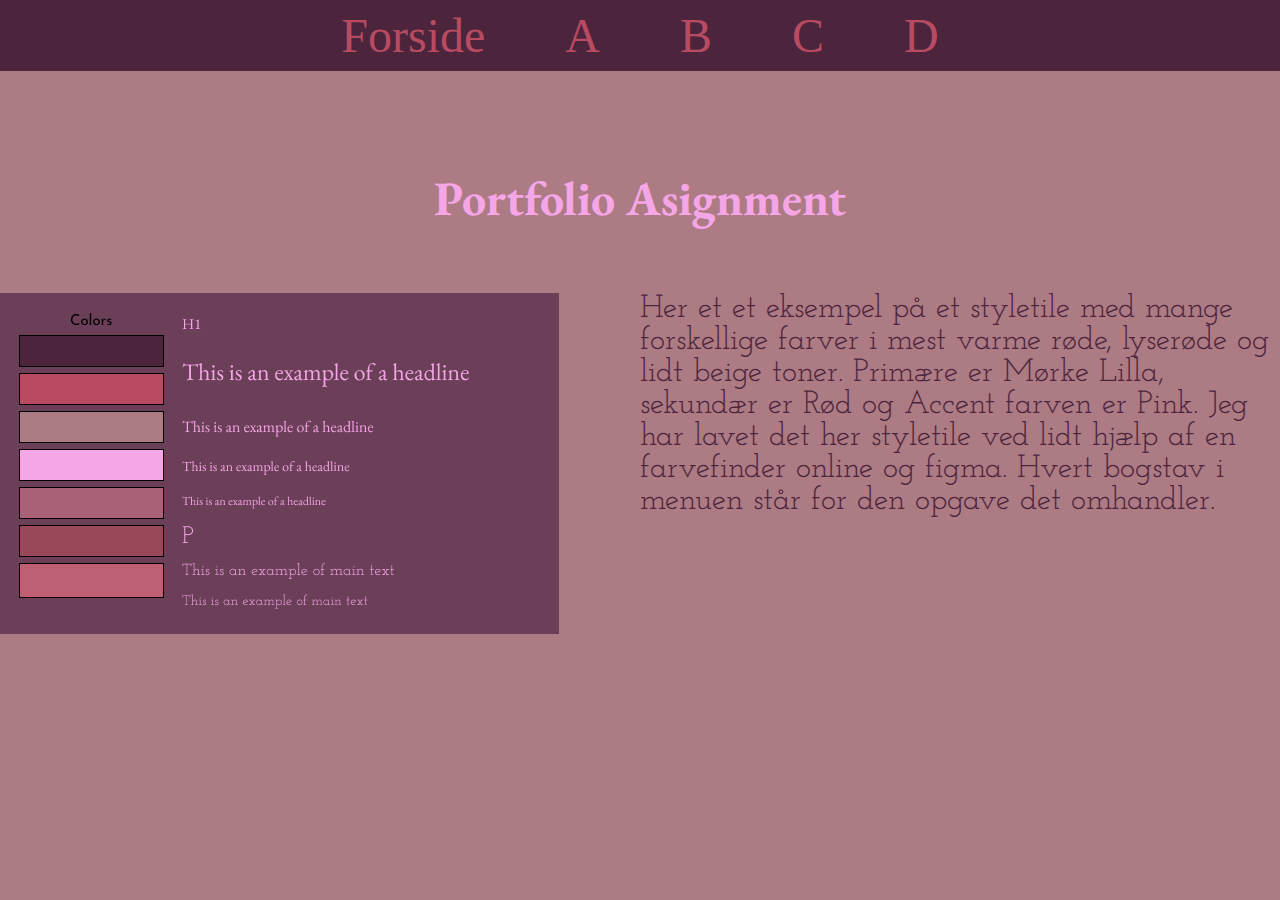
<file: index.html>
<!DOCTYPE html>
<html lang="en">

<head>
    <meta charset="UTF-8">
    <meta http-equiv="X-UA-Compatible" content="IE=edge">
    <meta name="viewport" content="width=device-width, initial-scale=1.0">
    <title>Document</title>
    <link rel="stylesheet" href="style.css">
</head>

<body>
    <header>
        <ul>
            <li><a href="index.html">Forside</a></li>
            <li><a href="a.html">A</a></li>
            <li><a href="b.html">B</a></li>
            <li><a href="c.html">C</a></li>
            <li><a href="d.html">D</a></li>
        </ul>
    </header>
    <main>
        <h1 class="h1_index">Portfolio Asignment</h1>
        <div class="style_con">
            <img src="img/styletile.png" alt="">
            <p>Her et et eksempel på et styletile med mange forskellige farver i mest varme røde, lyserøde og lidt beige
                toner. Primære er Mørke Lilla, sekundær er Rød og Accent farven er Pink.
                Jeg har lavet det her styletile ved lidt hjælp af en farvefinder online og figma.
                Hvert bogstav i menuen står for den opgave det omhandler.</p>
        </div>

    </main>
</body>

</html>
</file>
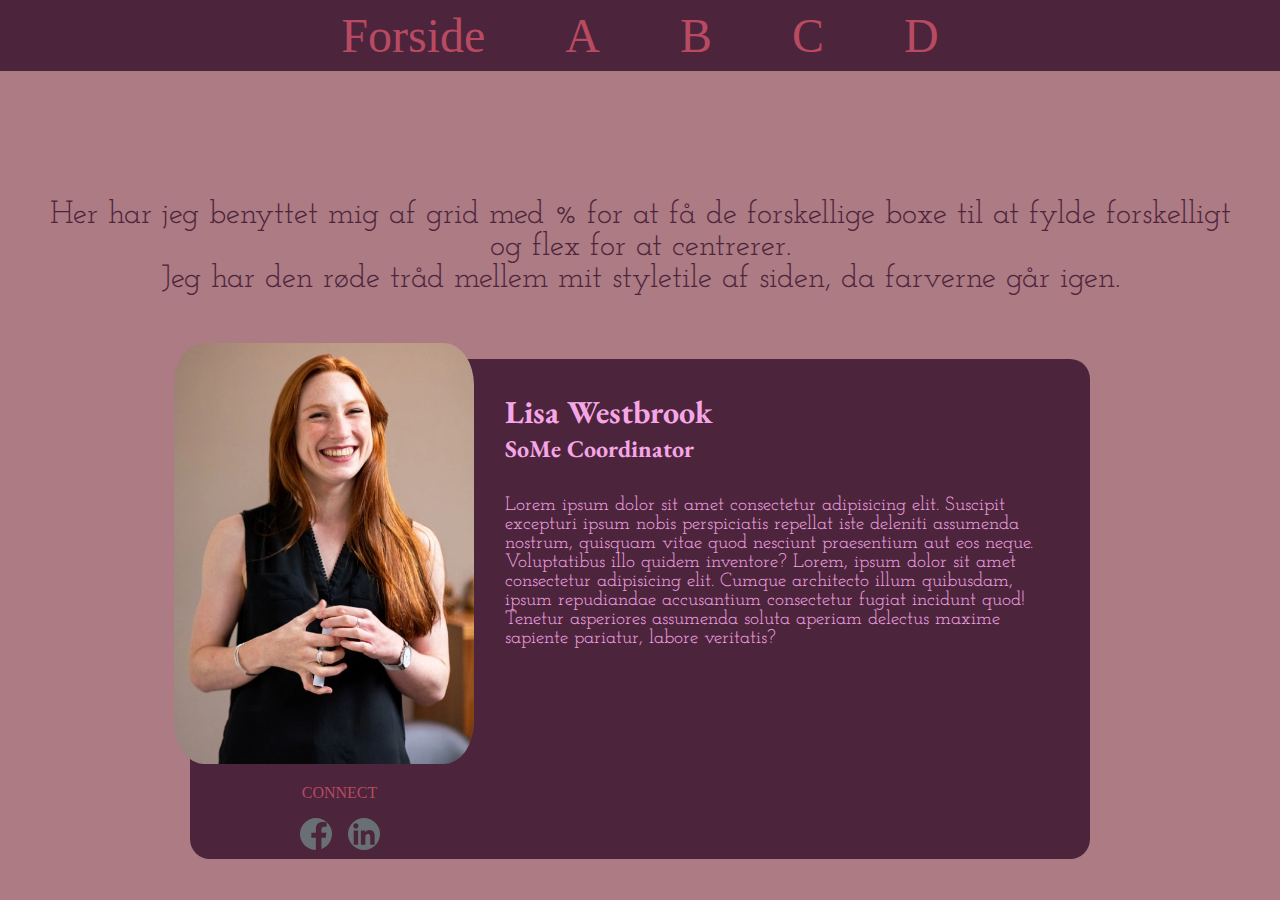
<file: a.html>
<!DOCTYPE html>
<html lang="en">

<head>
    <meta charset="UTF-8">
    <meta name="viewport" content="width=device-width, initial-scale=1.0">
    <link rel="stylesheet" href="style.css">
    <link rel="stylesheet" href="a.css">
    <title>Project A</title>
</head>


<body>
    <header>
        <ul>
            <li><a href="index.html">Forside</a></li>
            <li><a href="a.html">A</a></li>
            <li><a href="b.html">B</a></li>
            <li><a href="c.html">C</a></li>
            <li><a href="d.html">D</a></li>
        </ul>
    </header>
    <main>
        <div class="p_a">
            <p>Her har jeg benyttet mig af grid med % for at få de forskellige boxe til at fylde forskelligt og
                flex for at
                centrerer. <br>Jeg har den røde tråd mellem mit styletile af siden,
                da farverne går igen.
            </p>
        </div>

        <div class="a_con">
            <div class="portrait_con">
                <div>
                    <img class="portrait" src="img/Lisa(1).webp" alt="">
                </div>
                <div class="logo_con">
                    <p class="connect-p">CONNECT</p>
                    <div>
                        <img class="facebook-logo" src="img/facebook-square-mono.svg" alt="">
                        <img class="linkedin-logo" src="img/linkedin-square-mono.svg" alt="">
                    </div>
                </div>
            </div>

            <div class="font_con">
                <h2>Lisa Westbrook</h2>
                <h3>SoMe Coordinator</h3>
                <p>Lorem ipsum dolor sit amet consectetur adipisicing elit. Suscipit excepturi ipsum nobis perspiciatis
                    repellat iste deleniti assumenda nostrum, quisquam vitae quod nesciunt praesentium aut eos neque.
                    Voluptatibus illo quidem inventore?
                    Lorem, ipsum dolor sit amet consectetur adipisicing elit. Cumque architecto illum quibusdam, ipsum
                    repudiandae accusantium consectetur fugiat incidunt quod! Tenetur asperiores assumenda soluta
                    aperiam
                    delectus maxime sapiente pariatur, labore veritatis?
                </p>
            </div>
        </div>

        <div class="mobile_con">
            <div class="row_1">
                <div class="img_con">
                    <img src="img/lisa_mobile.png" alt="">
                </div>
                <div class="row_2p">
                    <h2>Lisa Westbrook</h2>
                    <h3>SoMe Coordinator</h3>
                </div>
            </div>
            <div class="row_2">
                <p class="">Lorem ipsum dolor sit amet consectetur adipisicing elit. Suscipit excepturi ipsum
                    nobis perspiciatis
                    repellat iste deleniti assumenda nostrum, quisquam vitae quod nesciunt praesentium aut eos neque.
                    Voluptatibus illo quidem inventore?
                    Lorem, ipsum dolor sit amet consectetur adipisicing elit. Cumque architecto illum quibusdam, ipsum
                    repudiandae accusantium consectetur fugiat incidunt quod! Tenetur asperiores assumenda soluta
                    aperiam
                    delectus maxime sapiente pariatur, labore veritatis?
                </p>
            </div>
            <div class="row_3">
                <p class="connect-p">CONNECT</p>
                <div>
                    <img class="facebook-logo" src="img/facebook-square-mono.svg" alt="">
                    <img class="linkedin-logo" src="img/linkedin-square-mono.svg" alt="">
                </div>
            </div>
        </div>
    </main>
</body>

</html>
</file>
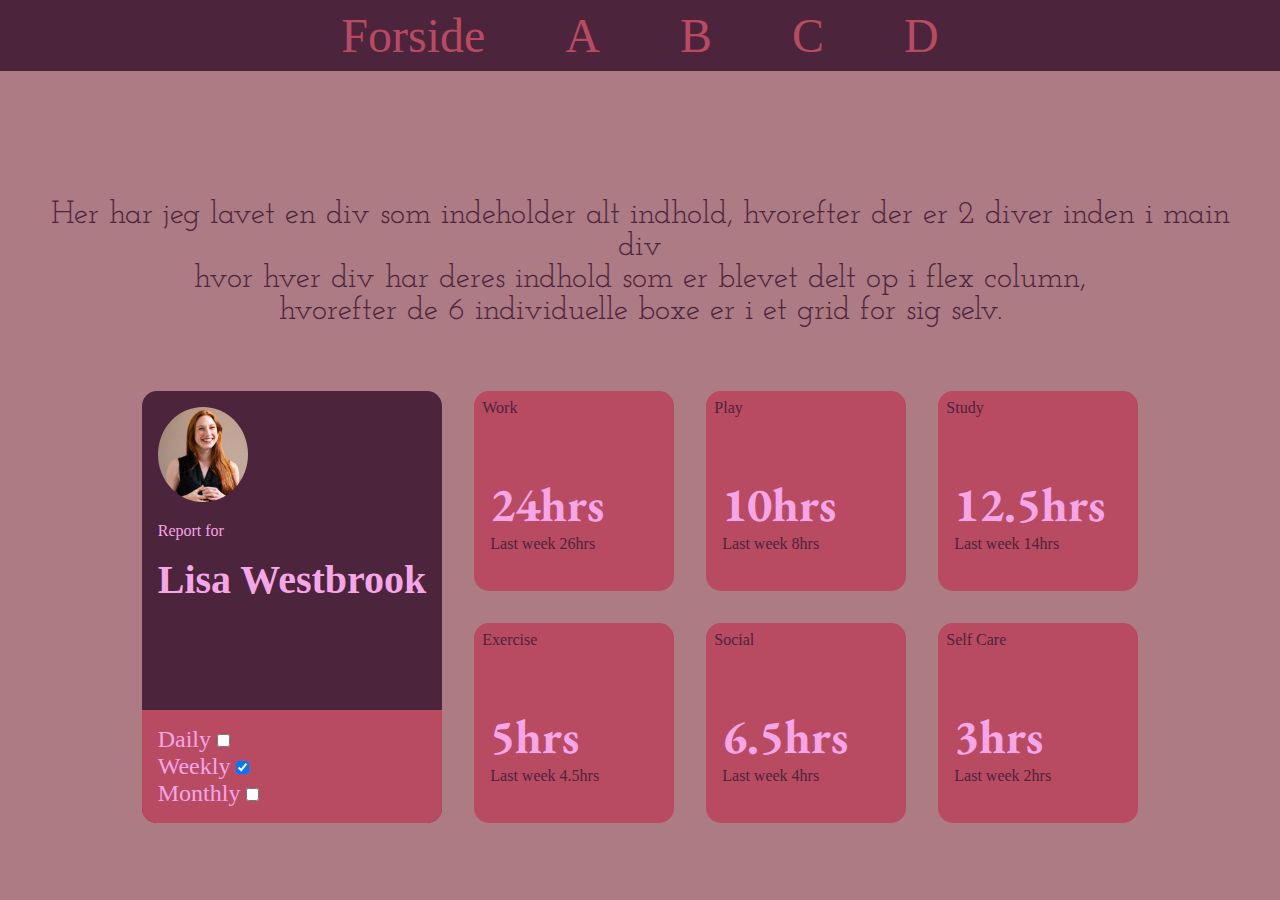
<file: b.html>
<!DOCTYPE html>
<html lang="en">

<head>
    <meta charset="UTF-8">
    <meta name="viewport" content="width=device-width, initial-scale=1.0">
    <title>Document</title>
    <link rel="stylesheet" href="style.css">
    <link rel="stylesheet" href="b.css">
</head>


<body>
    <header>
        <ul>
            <li><a href="index.html">Forside</a></li>
            <li><a href="a.html">A</a></li>
            <li><a href="b.html">B</a></li>
            <li><a href="c.html">C</a></li>
            <li><a href="d.html">D</a></li>
        </ul>
    </header>
    <p class="p_b">Her har jeg lavet en div som indeholder alt indhold, hvorefter der er 2
        diver inden i main div <br>hvor hver div har deres indhold som er blevet delt op i
        flex column, <br> hvorefter de 6 individuelle boxe er i et grid for sig selv.
    </p>
    <main>
        <div class="main_con">

            <div class="column_1">
                <div class="img_con">
                    <img class="round_img" src="img/lisa_mobile.png" alt="">
                    <div>
                        <p>Report for</p>
                        <h2>
                            Lisa Westbrook
                        </h2>
                    </div>
                </div>
                <div class="check_con">
                    <label class="container">Daily
                        <input type="checkbox">
                        <span class="checkmark"></span>
                    </label>

                    <label class="container">Weekly
                        <input type="checkbox" checked="checked">
                        <span class="checkmark"></span>
                    </label>

                    <label class="container">Monthly
                        <input type="checkbox">
                        <span class="checkmark"></span>
                    </label>
                </div>
            </div>
            <div class="column_2">
                <div class="work_con">
                    <div class="title_con">
                        <p>Work</p>
                    </div>
                    <div class="hours_con">
                        <h1>24hrs</h1>
                        <p>Last week 26hrs</p>
                    </div>
                </div>
                <div class="play_con">
                    <div class="title_con">
                        <p>Play</p>
                    </div>
                    <div class="hours_con">
                        <h1>10hrs</h1>
                        <p>Last week 8hrs</p>
                    </div>
                </div>
                <div class="study_con">
                    <div class="title_con">
                        <p>Study</p>
                    </div>
                    <div class="hours_con">
                        <h1>12.5hrs</h1>
                        <p>Last week 14hrs</p>
                    </div>
                </div>
                <div class="exercise_con">
                    <div class="title_con">
                        <p>Exercise</p>
                    </div>
                    <div class="hours_con">
                        <h1>5hrs</h1>
                        <p>Last week 4.5hrs</p>
                    </div>
                </div>
                <div class="social_con">
                    <div class="title_con">
                        <p>Social</p>
                    </div>
                    <div class="hours_con">
                        <h1>6.5hrs</h1>
                        <p>Last week 4hrs</p>
                    </div>
                </div>
                <div class="selfcare_con">
                    <div class="title_con">
                        <p>Self Care</p>
                    </div>
                    <div class="hours_con">
                        <h1>3hrs</h1>
                        <p>Last week 2hrs</p>
                    </div>
                </div>
            </div>
        </div>
    </main>
</body>

</html>
</file>
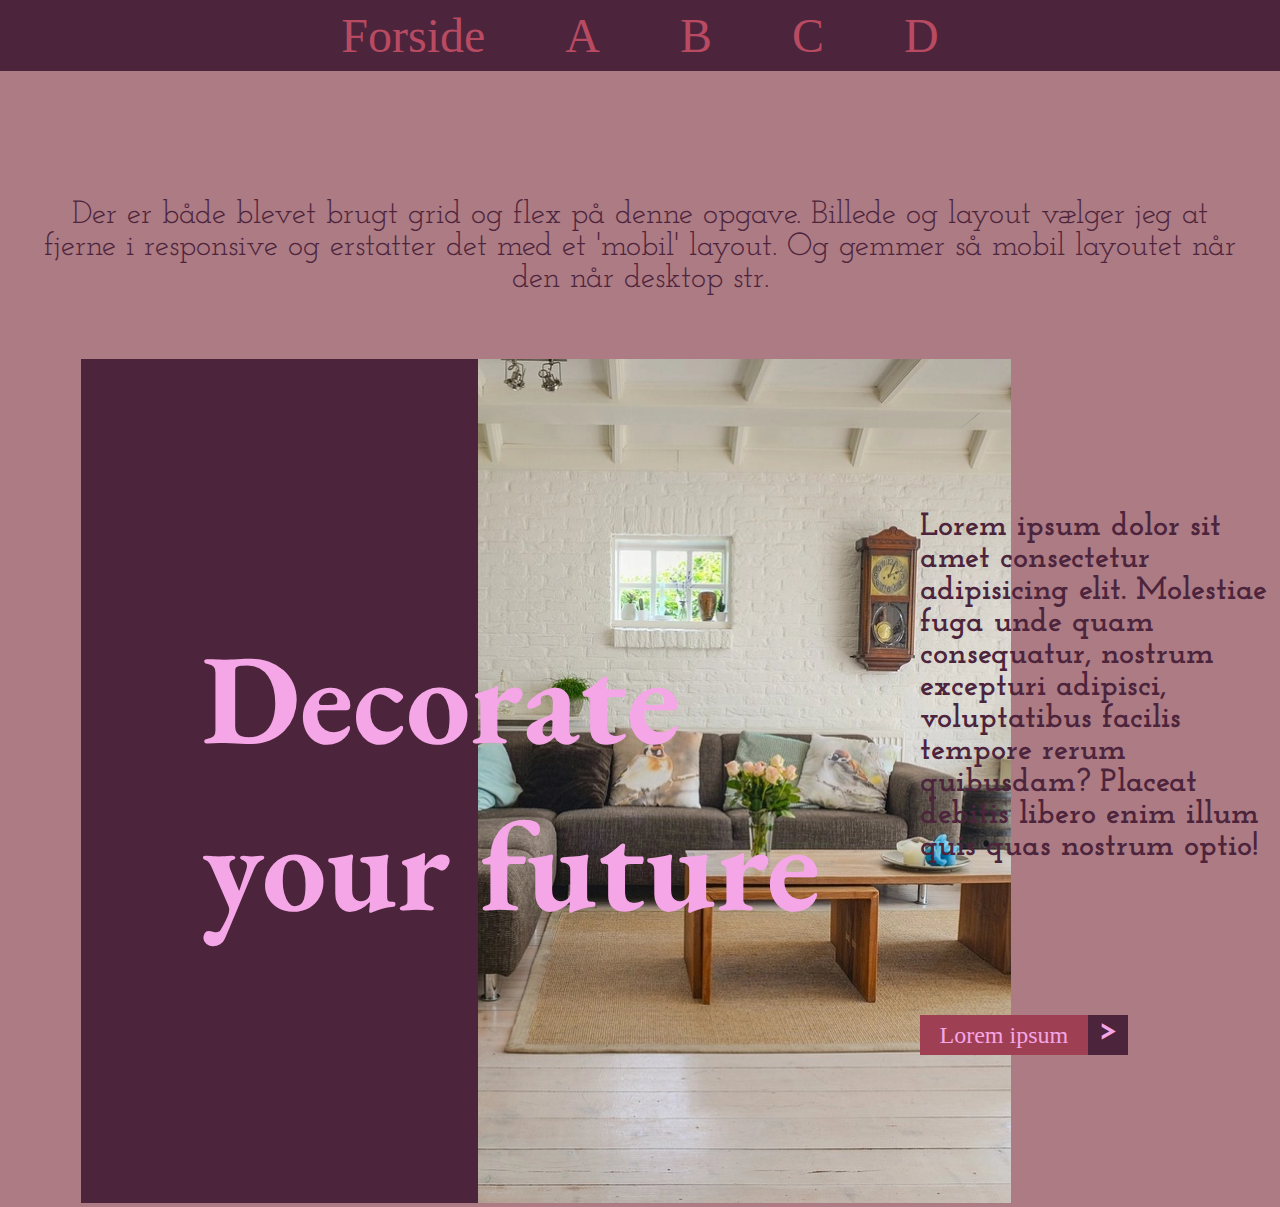
<file: c.html>
<!DOCTYPE html>
<html lang="en">

<head>
    <meta charset="UTF-8">
    <meta name="viewport" content="width=device-width, initial-scale=1.0">
    <title>Document</title>
    <link rel="stylesheet" href="style.css">
    <link rel="stylesheet" href="c.css">
</head>

<body>
    <header>
        <ul>
            <li><a href="index.html">Forside</a></li>
            <li><a href="a.html">A</a></li>
            <li><a href="b.html">B</a></li>
            <li><a href="c.html">C</a></li>
            <li><a href="d.html">D</a></li>
        </ul>
    </header>
    <p class="p_c">
        Der er både blevet brugt grid og flex på denne opgave. Billede og layout vælger
        jeg at fjerne i responsive og erstatter det med et 'mobil' layout. Og gemmer så mobil layoutet
        når den når desktop str.
    </p>
    <main>
        <div class="main_con">
            <div class="con_1and23">
                <div class="con_1">
                    <div class="color_con">
                        <div class="color_conh1">
                            <h1>Decorate <br>your future</h1>
                        </div>
                    </div>
                </div>
                <div class="con_2">
                    <img src="img/furniture.webp" alt="">
                </div>
                <div class="con_3">
                    <p>Lorem ipsum dolor sit amet consectetur adipisicing elit. Molestiae fuga unde quam consequatur,
                        nostrum excepturi adipisci, voluptatibus facilis tempore rerum quibusdam? Placeat debitis libero
                        enim illum quis quas nostrum optio!
                    </p>
                    <div class="button">
                        <button>Lorem ipsum</button>
                        <div class="icon">></div>
                    </div>
                </div>
            </div>
        </div>

        <div class="mobile_con">
            <div class="tablet_img">
                <img src="./img/furniture.webp" alt="">
            </div>
            <div class="mobile_img">
                <img src="./img/furniture_mobile.png" alt="">
            </div>
            <div class="mobile_con2">
                <h1 class="color_conh1">Decorate <br>your future</h1>
                <p class="mobile_p">Lorem ipsum dolor sit amet consectetur adipisicing elit. Molestiae fuga unde quam
                    consequatur,
                    nostrum excepturi adipisci, voluptatibus facilis tempore rerum quibusdam? Placeat debitis libero
                    enim illum quis quas nostrum optio!
                </p>
                <div class="button">
                    <button>Lorem ipsum</button>
                    <div class="icon">></div>
                </div>
            </div>

        </div>
    </main>
</body>

</html>
</file>
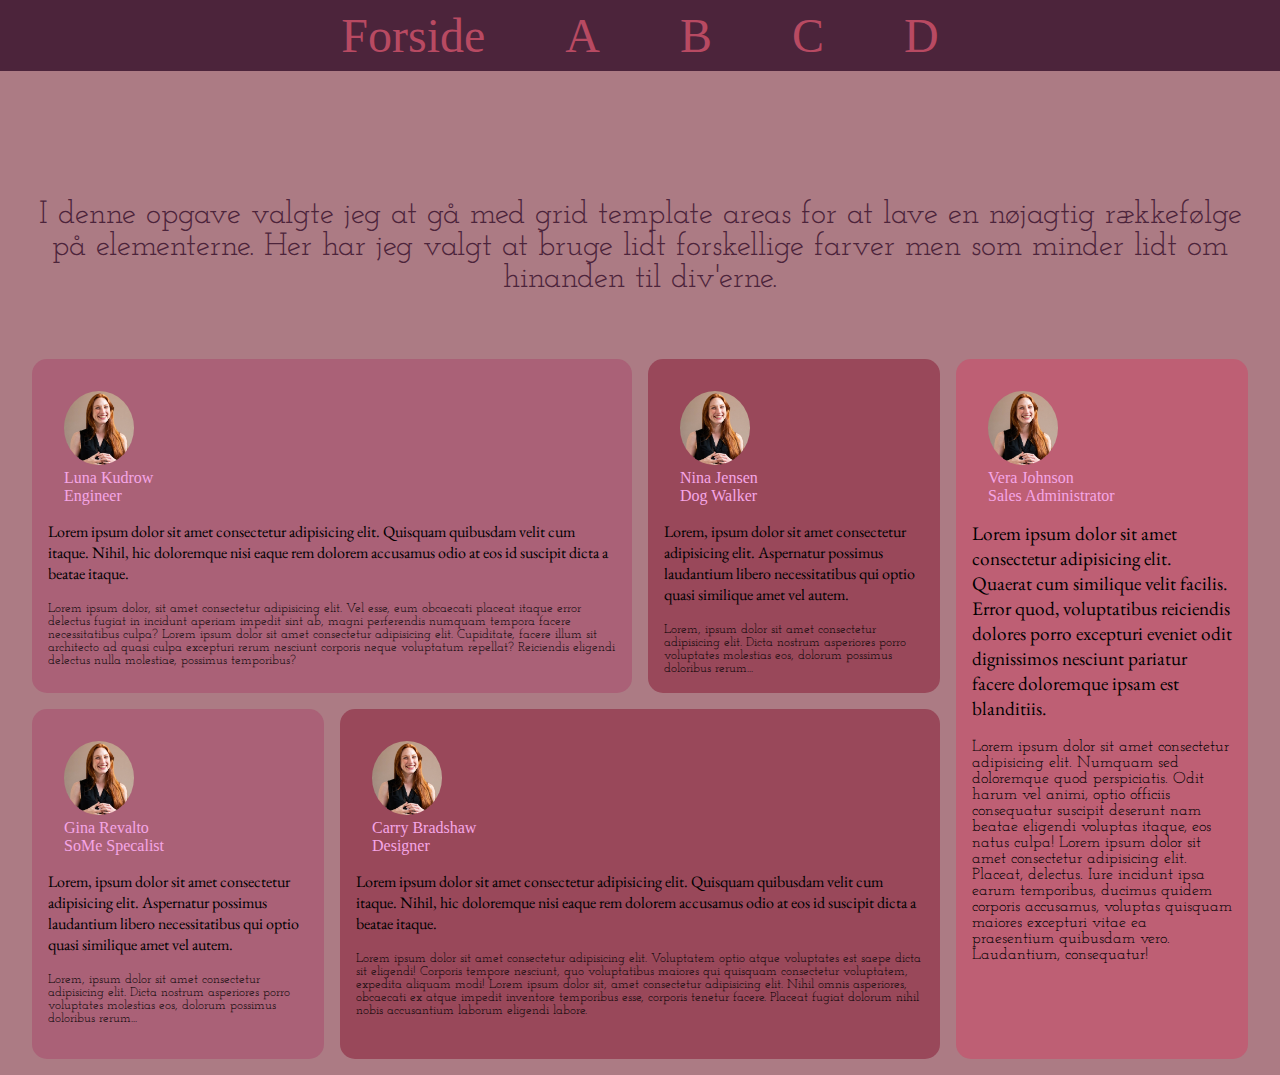
<file: d.html>
<!DOCTYPE html>
<html lang="en">

<head>
    <meta charset="UTF-8">
    <meta name="viewport" content="width=device-width, initial-scale=1.0">
    <title>Document</title>
    <link rel="stylesheet" href="style.css">
    <link rel="stylesheet" href="d.css">
</head>

<body>
    <header>
        <ul>
            <li><a href="index.html">Forside</a></li>
            <li><a href="a.html">A</a></li>
            <li><a href="b.html">B</a></li>
            <li><a href="c.html">C</a></li>
            <li><a href="d.html">D</a></li>
        </ul>
    </header>
    <main>
        <p class="p_d">
            I denne opgave valgte jeg at gå med grid template areas for at lave en nøjagtig
            rækkefølge på elementerne. Her har jeg valgt at bruge lidt forskellige farver men som minder
            lidt om hinanden til div'erne.
        </p>
        <div class="main_con">
            <div class="grid_con">
                <div class="con1">
                    <div class="img_con">
                        <img src="img/lisa_mobile.png" alt="">
                        <p>Luna Kudrow</p>
                        <p>Engineer</p>
                    </div>
                    <div class="h2_con1">Lorem ipsum dolor sit amet consectetur adipisicing elit. Quisquam quibusdam
                        velit cum itaque. Nihil, hic doloremque nisi eaque rem dolorem accusamus odio at eos id suscipit
                        dicta a beatae itaque.
                    </div>
                    <br>
                    <div class="p_con1">Lorem ipsum dolor, sit amet consectetur adipisicing elit. Vel esse, eum
                        obcaecati
                        placeat itaque error delectus fugiat in incidunt aperiam impedit sint ab, magni perferendis
                        numquam tempora facere necessitatibus culpa? Lorem ipsum dolor sit amet consectetur adipisicing
                        elit. Cupiditate, facere illum sit architecto ad quasi culpa excepturi rerum nesciunt corporis
                        neque voluptatum repellat? Reiciendis eligendi delectus nulla molestiae, possimus temporibus?
                    </div>
                </div>
                <div class="con2">
                    <div class="img_con">
                        <img src="img/lisa_mobile.png" alt="">
                        <p>Nina Jensen</p>
                        <p>Dog Walker</p>
                    </div>
                    <div class="h2_con2">Lorem, ipsum dolor sit amet consectetur adipisicing elit. Aspernatur possimus
                        laudantium libero necessitatibus qui optio quasi similique amet vel autem.
                    </div>
                    <br>
                    <div class="p_con2">Lorem, ipsum dolor sit amet consectetur adipisicing elit. Dicta nostrum
                        asperiores porro voluptates molestias eos, dolorum possimus doloribus rerum...
                    </div>
                </div>
                <div class="con3">
                    <div class="img_con">
                        <img src="img/lisa_mobile.png" alt="">
                        <p>Vera Johnson</p>
                        <p>Sales Administrator</p>
                    </div>
                    <div class="h2_con3">Lorem ipsum dolor sit amet consectetur adipisicing elit. Quaerat cum similique
                        velit facilis. Error quod, voluptatibus reiciendis dolores porro excepturi eveniet odit
                        dignissimos nesciunt pariatur facere doloremque ipsam est blanditiis.
                    </div>
                    <br>
                    <div class="p_con3">Lorem ipsum dolor sit amet consectetur adipisicing elit. Numquam sed doloremque
                        quod perspiciatis. Odit harum vel animi, optio officiis consequatur suscipit deserunt nam beatae
                        eligendi voluptas itaque, eos natus culpa! Lorem ipsum dolor sit amet consectetur adipisicing
                        elit. Placeat, delectus. Iure incidunt ipsa earum temporibus, ducimus quidem corporis accusamus,
                        voluptas quisquam maiores excepturi vitae ea praesentium quibusdam vero. Laudantium,
                        consequatur!
                    </div>
                </div>
                <div class="con4">
                    <div class="img_con">
                        <img src="img/lisa_mobile.png" alt="">
                        <p>Gina Revalto</p>
                        <p>SoMe Specalist</p>
                    </div>
                    <div class="h2_con4">Lorem, ipsum dolor sit amet consectetur adipisicing elit. Aspernatur possimus
                        laudantium libero necessitatibus qui optio quasi similique amet vel autem.
                    </div>
                    <br>
                    <div class="p_con4">Lorem, ipsum dolor sit amet consectetur adipisicing elit. Dicta nostrum
                        asperiores porro voluptates molestias eos, dolorum possimus doloribus rerum...
                    </div>
                </div>
                <div class="con5">
                    <div class="img_con">
                        <img src="img/lisa_mobile.png" alt="">
                        <p>Carry Bradshaw</p>
                        <p>Designer</p>
                    </div>
                    <div class="h2_con5"> Lorem ipsum dolor sit amet consectetur adipisicing elit. Quisquam quibusdam
                        velit cum itaque. Nihil, hic doloremque nisi eaque rem dolorem accusamus odio at eos id suscipit
                        dicta a beatae itaque.
                    </div>
                    <br>
                    <div class="p_con5">Lorem ipsum dolor sit amet consectetur adipisicing elit. Voluptatem optio atque
                        voluptates est saepe dicta sit eligendi! Corporis tempore nesciunt, quo voluptatibus maiores qui
                        quisquam consectetur voluptatem, expedita aliquam modi! Lorem ipsum dolor sit, amet consectetur
                        adipisicing elit. Nihil omnis asperiores, obcaecati ex atque impedit inventore temporibus esse,
                        corporis tenetur facere. Placeat fugiat dolorum nihil nobis accusantium laborum eligendi labore.
                    </div>
                </div>
            </div>
        </div>
    </main>
</body>

</html>
</file>
<file: style.css>
@import url("https://fonts.googleapis.com/css2?family=EB+Garamond&family=Josefin+Slab&family=M+PLUS+Rounded+1c:wght@300;400&display=swap");

* {
  box-sizing: border-box;
  margin: 0;
  padding: 0;
}
:root {
  --h1: "EB Garamond", serif;
  --p: "Josefin Slab", serif;
  --menu: "'M PLUS Rounded 1c', sans-serif;";
  --background-color: #ac7b84;
  --pink: #f5a6e6;
  --dark: #4c243b;
  --red: #b84a62;
}
body {
  background-color: var(--background-color);
}
main {
  max-height: 100dvh;
}

header {
  background-color: var(--dark);
  padding: 0.5rem;
  margin-bottom: 6rem;
}
ul {
  display: flex;
  justify-content: center;
  gap: 5rem;
}

li {
  list-style-type: none;
}

a {
  text-decoration: none;
  color: var(--red);
  font-size: 3rem;
}

a:hover {
  color: var(--background-color);
}

h1 {
  color: var(--pink);
  font-family: var(--h1);
}

/********** Index page **********/

.h1_index {
  text-align: center;
  margin-bottom: 4rem;
  font-family: var(--h1);
  font-size: 3rem;
}
.style_con {
  max-width: 1500px;
  display: grid;
  grid-template-columns: 1fr 1fr;
  margin: 0 auto;
}

.style_con p {
  font-size: 2rem;
  color: var(--dark);
  font-family: var(--p);
}
</file>
<file: a.css>
/**********A page**********/

.mobile_con {
  display: none;
  background-color: var(--dark);
  border-radius: 20px;
  flex-direction: column;
  gap: 1rem;
}

.portrait {
  max-width: 300px;
  border-radius: 10%;
  margin-top: -1rem;
  margin-left: -1rem;
}

.logo_con {
  display: flex;
  flex-direction: column;
  align-items: center;
  margin-left: -1rem;
}

.p_a{
  text-align: center;
  color:var(--dark);
  font-family: var(--p);
  font-size:2rem;
  margin-bottom:2rem;
  padding:2rem;
}

.a_con {
  max-width: 900px;
  height: 500px;
  background-color: var(--dark);
  display: grid;
  margin: 0 auto;
  border-radius: 20px;
  grid-template-columns: 35% 60%;
}

.font_con h2 {
  color: var(--pink);
  font-family: var(--h1);
  font-size: 2rem;
  padding-top: 2rem;
}

.font_con h3 {
  color: var(--pink);
  font-family: var(--h1);
  font-size: 1.5rem;
}

.font_con p {
  color: var(--pink);
  font-family: var(--p);
  font-size: 1.2rem;
  padding-top: 2rem;
}

.logo_con div {
  display: flex;
  gap: 1rem;
}
.linkedin-logo {
  border-radius: 50%;
  width: 2rem;
}
.facebook-logo {
  border-radius: 50%;
  width: 2rem;
}
.connect-p {
  margin-top: 1rem;
  margin-bottom: 1rem;
  color:var(--red)
}

@media only screen and (min-width: 690px) and (max-width: 865px) {
  .portrait {
    max-width: 200px;
    margin: 0;
    margin-top: 1rem;
    margin-left: 1rem;
  }

  .a_con {
    max-width: 670px;
    max-height: 420px;
  }

  .font_con {
    margin-top: 2rem;
    color: var(--pink);
    font-family: var(--p);
  }
}

@media only screen and (min-width: 515px) and (max-width: 690px) {
  .a_con {
    display: none;
  }
  .mobile_con {
    display: flex;
  }
  .img_con img {
    max-width: 150px;
    border-radius: 20px;
  }
  .font_con{
    color: var(--pink);
    font-family: var(--p);
}
  .row_1 {
    padding: 1rem 1rem 0 1rem;
    display: flex;
    align-items: center;
    gap: 1rem;
  }

  .row_2 {
    padding: 0 1rem;
    color: var(--pink);
    font-family: var(--p);
  }

  .row_2p{
    color: var(--pink);
    font-family: var(--p);
  }
  .row_3 {
    display: flex;
    align-items: center;
    background-color: var(--dark);
    border-radius: 0 0 20px 20px;
    flex-direction: column;
  }

  .row_3 div {
    display: flex;
    gap: 1rem;
    padding-bottom: 1rem;
  }
}

@media only screen and (max-width: 515px) {
  .a_con {
    display: none;
  }
  .img_con img {
    max-width: 100%;
    border-radius: 20px 20px 0 0;
    object-fit: cover;
  }

  .row_2{
    color: var(--pink);
    font-family: var(--p);
  }

  .mobile_con {
    border-radius: 20px;
    margin: 0 1rem;
    display: flex;
    flex-direction: column;
    padding: 1rem;
  }
  .row_1 {
    display: flex;
    flex-direction: column;
  }

  .row_2p {
    margin-top: 1rem;
    color: var(--pink);
    font-family: var(--p);
  }
  .row_3 {
    display: flex;
    align-items: center;
    background-color: var(--dark)
    border-radius: 0 0 20px 20px;
    flex-direction: column;
  }
}
</file>
<file: b.css>
.main_con {
  display: flex;
  justify-content: center;
  gap: 2rem;
}
.column_1 {
  background-color: var(--dark);
  display: flex;
  flex-direction: column;
  border-radius: 15px;
}
h1 {
  color: var(--pink);
}

.img_con > div {
  color: var(--pink);
}

.p_b {
  text-align: center;
  color: var(--dark);
  font-family: var(--p);
  font-size: 2rem;
  margin-bottom: 2rem;
  padding: 2rem;
}

.column_2 > div {
  color: var(--dark);
  width: 200px;
  height: 200px;
  background-color: var(--red);
  border-radius: 15px;
}

.column_2 {
  display: grid;
  grid-template-columns: repeat(3, 1fr);
  gap: 2rem;
}

.img_con,
.check_con {
  padding: 1rem;
}

.img_con p {
  margin-top: 1rem;
  margin-bottom: 1rem;
}
.img_con h2 {
  font-size: 2.5rem;
}
.round_img {
  border-radius: 50%;
  max-width: 90px;
}

.check_con {
  background-color: var(--red);
  color: var(--pink);
  display: flex;
  flex-direction: column;
  font-size: 1.5rem;
  margin-top: auto;
  border-bottom-left-radius: 15px;
  border-bottom-right-radius: 15px;
}

.title_con {
  background: var(--purple);
  padding: 0.5rem;
  border-top-right-radius: 15px;
  border-top-left-radius: 15px;
}

.work_con h1,
.play_con h1,
.study_con h1,
.exercise_con h1,
.social_con h1,
.selfcare_con h1 {
  margin-top: 3rem;
  font-size: 3rem;
}
.hours_con {
  padding-left: 1rem;
}
@media only screen and (max-width: 430px) {
  .main_con {
    display: flex;
    flex-direction: column;
    align-items: center;
  }

  .column_2 {
    display: grid;
    grid-template-columns: repeat(1, 1fr);
    gap: 2rem;
    width: 100%;
    padding: 0 1rem;
  }
  .column_2 > div {
    width: 100%;
    height: 150px;
    background-color: var(--red);
    border-radius: 15px;
  }

  .column_1 {
    width: calc(100% - 2rem);
  }

  .work_con h1,
  .play_con h1,
  .study_con h1,
  .exercise_con h1,
  .social_con h1,
  .selfcare_con h1 {
    margin: 0;
    font-size: 3rem;
  }

  .hours_con {
    display: flex;
    flex-direction: row;
    margin-top: 1rem;
    padding: 0 1rem;
    justify-content: space-between;
  }
  .hours_con p {
    margin-top: 2rem;
  }
  .title_con {
    border-top-right-radius: 15px;
    border-top-left-radius: 15px;
  }
  .img_con,
  .check_con {
    display: flex;
    flex-direction: row;
  }

  .check_con {
    border-bottom-left-radius: 15px;
    border-bottom-right-radius: 15px;
  }

  .img_con h2 {
    font-size: 1.5rem;
    margin-top: 2rem;
  }

  .selfcare_con {
    margin-bottom: 2rem;
  }
  .check_con {
    justify-content: center;
  }
}
</file>
<file: c.css>
.mobile_con {
  display: none;
}

.con_1and23 {
  display: grid;
  grid-template-columns: repeat(3, 1fr);
  justify-items: center;
}

.color_con {
  display: flex;
  align-items: center;
  justify-content: center;
  height: 844px;
  background-color: var(--dark);
}

.color_conh1 {
  font-size: 4rem;
  margin-right: -80%;
  z-index: 1;
}
.p_c {
  text-align: center;
  color: var(--dark);
  font-family: var(--p);
  font-size: 2rem;
  margin-bottom: 2rem;
  padding: 2rem;
}
.con_1 {
  width: 100%;
  margin-right: -34%;
}

.con_3 {
  display: flex;
  flex-direction: column;
  justify-content: space-evenly;
  color: var(--dark);
  font-weight: bold;
  font-size: 2rem;
  font-family: var(--p);
  margin-left: -34%;
}

.button {
  display: flex;
}

button {
  background-color: #9e3f53;
  border: none;
  font-family: var(--menu);
  color: var(--pink);
  font-size: 1.5rem;
  padding: 0 20px;
}

.icon {
  display: flex;
  justify-content: center;
  background-color: var(--dark);
  color: var(--pink);
  height: 40px;
  width: 40px;
}

@media only screen and (min-width: 690px) and (max-width: 1200px) {
  .main_con {
    display: none;
  }

  .mobile_img {
    display: none;
  }

  .mobile_con {
    display: flex;
  }

  .mobile_con2 {
    display: flex;
    gap: 2rem;
    justify-content: center;
    flex-direction: column;
    margin-left: -15%;
  }

  .mobile_p {
    color: var(--dark);
    font-weight: bold;
    font-size: 1.2rem;
    font-family: var(--p);
  }

  .icon {
    display: flex;
    align-items: center;
    background-color: var(--dark);
    color: var(--pink);
    height: 40px;
    width: 40px;
  }
}

@media only screen and (max-width: 690px) {
  .tablet_img {
    display: none;
  }
  .mobile_img img {
    max-width: 100%;
  }
  .main_con {
    display: none;
  }
  .color_conh1 {
    margin: 0;
  }

  .mobile_con {
    display: flex;
    align-items: center;
    width: 100%;
    flex-direction: column;
  }
  .mobile_con2 {
    display: flex;
    gap: 2rem;
    flex-direction: column;
    margin: 0 auto;
    max-width: 380px;
  }

  .mobile_p {
    color: var(--dark);
    font-weight: bold;
    font-size: 1.2rem;
    font-family: var(--p);
  }

  .icon {
    display: flex;
    align-items: center;
    background-color: var(--dark);
    color: var(--pink);
    height: 40px;
    width: 40px;
  }
}
</file>
<file: d.css>
.main_con {
  display: flex;
  justify-content: center;
}

.grid_con {
  max-width: 1400px;
  padding: 0 2rem;
  display: grid;
  grid-template-columns: repeat(4, 1fr);
  grid-auto-rows: 350px;
  grid-template-areas:
    "conOne conOne conTwo conThree"
    "conFour conFive conFive conThree";
  width: 100%;
  column-gap: 1rem;
  margin-bottom: 1rem;
}

.img_con img {
  width: 70px;
  border-radius: 50%;
}

.p_d {
  text-align: center;
  color: var(--dark);
  font-family: var(--p);
  font-size: 2rem;
  margin-bottom: 2rem;
  padding: 2rem;
}
.img_con {
  padding: 1rem;
  color: var(--pink);
}

.h2_con1,
.h2_con5 {
  font-family: var(--h1);
}

.p_con1,
.p_con5 {
  font-family: var(--p);
  font-size: 0.8rem;
}

.h2_con2,
.h2_con4 {
  font-family: var(--h1);
}

.p_con2,
.p_con4 {
  font-family: var(--p);
  font-size: 0.8rem;
}

.con1,
.con4 {
  background-color: #aa6177;
}

.con2,
.con5 {
  background-color: #99485a;
}

.grid_con > div {
  border-radius: 15px;
  padding: 1rem;
  overflow: hidden;
}

.con1 {
  grid-area: conOne;
  margin-bottom: 1rem;
}
.con2 {
  grid-area: conTwo;
  margin-bottom: 1rem;
}
.con3 {
  grid-area: conThree;
  background-color: #be5f74;
}
.con4 {
  grid-area: conFour;
}
.con5 {
  grid-area: conFive;
}
.h2_con3 {
  font-size: 1.2rem;
  font-family: var(--h1);
}
.p_con3 {
  font-family: var(--p);
}

@media only screen and (max-width: 430px) {
  .con2,
  .con1 {
    margin-bottom: 0;
  }
  .grid_con {
    display: flex;
    flex-direction: column;
    gap: 1rem;
  }
}
</file>
